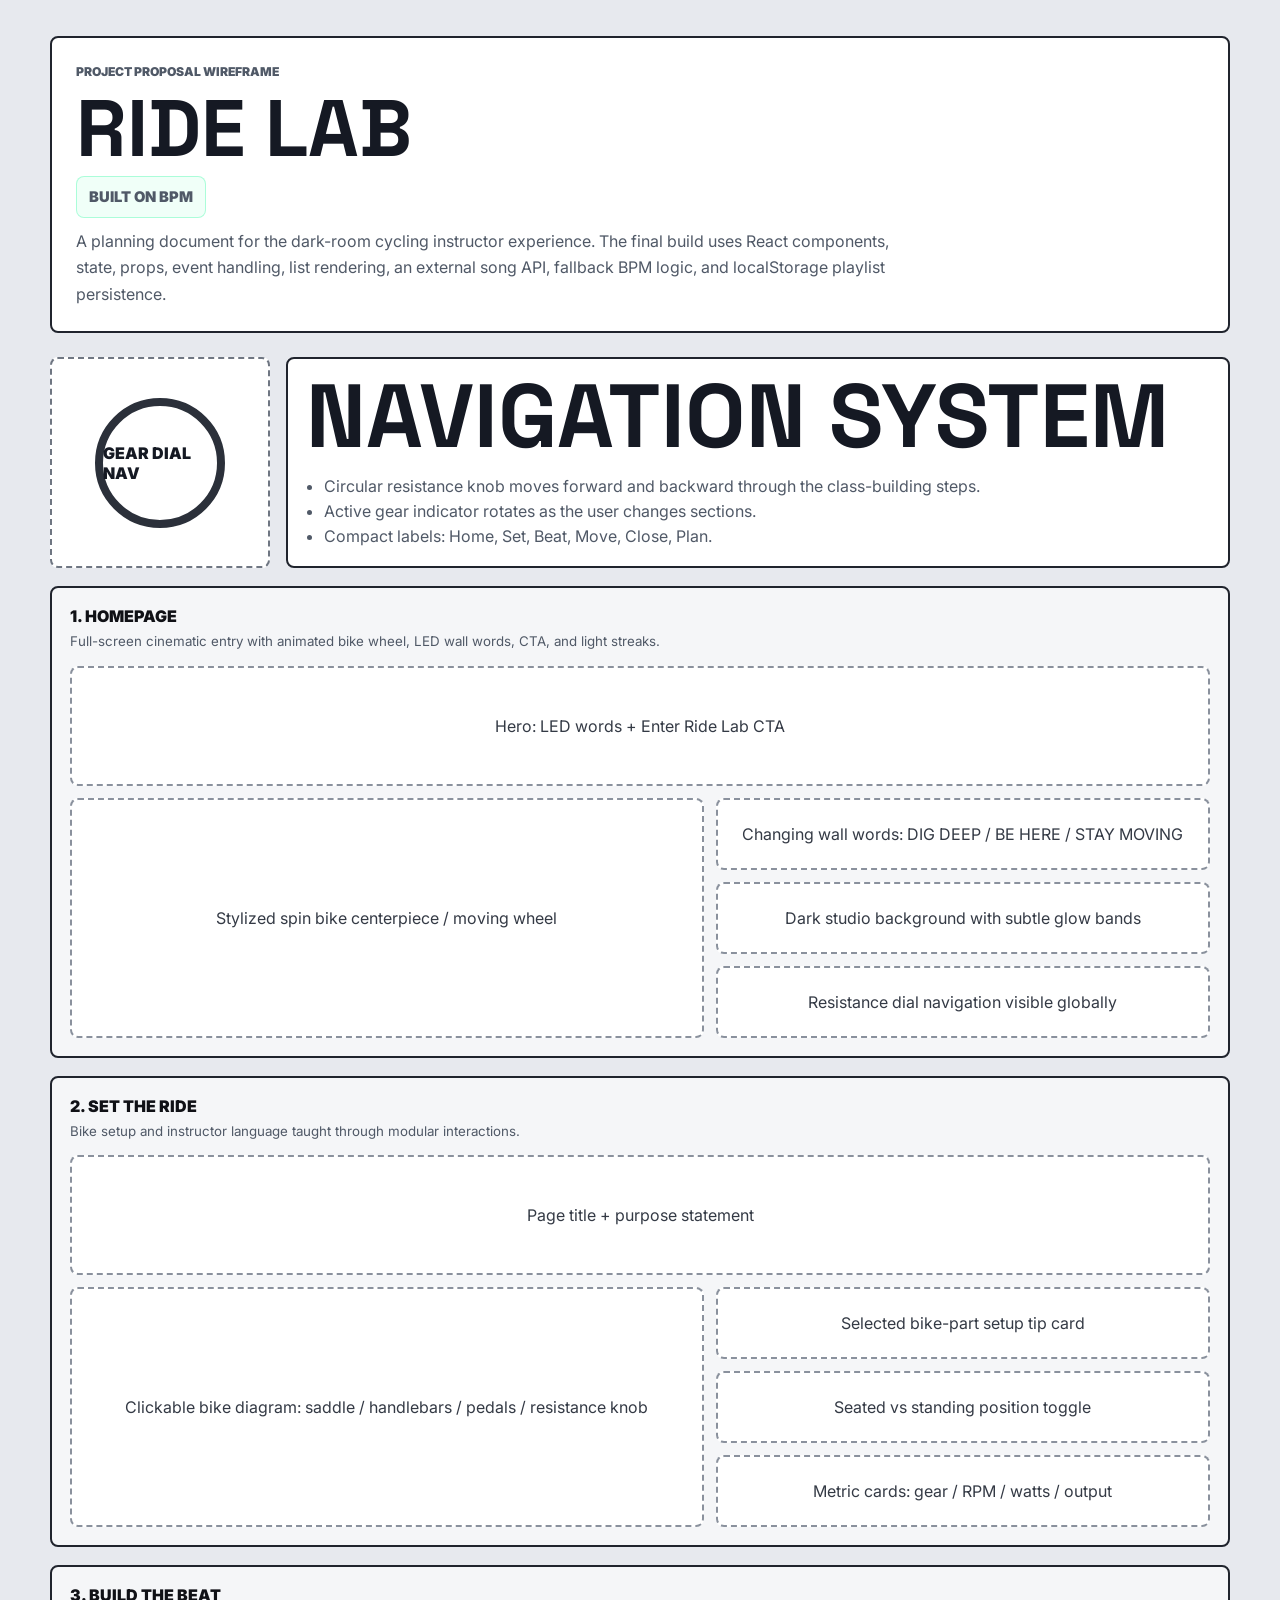
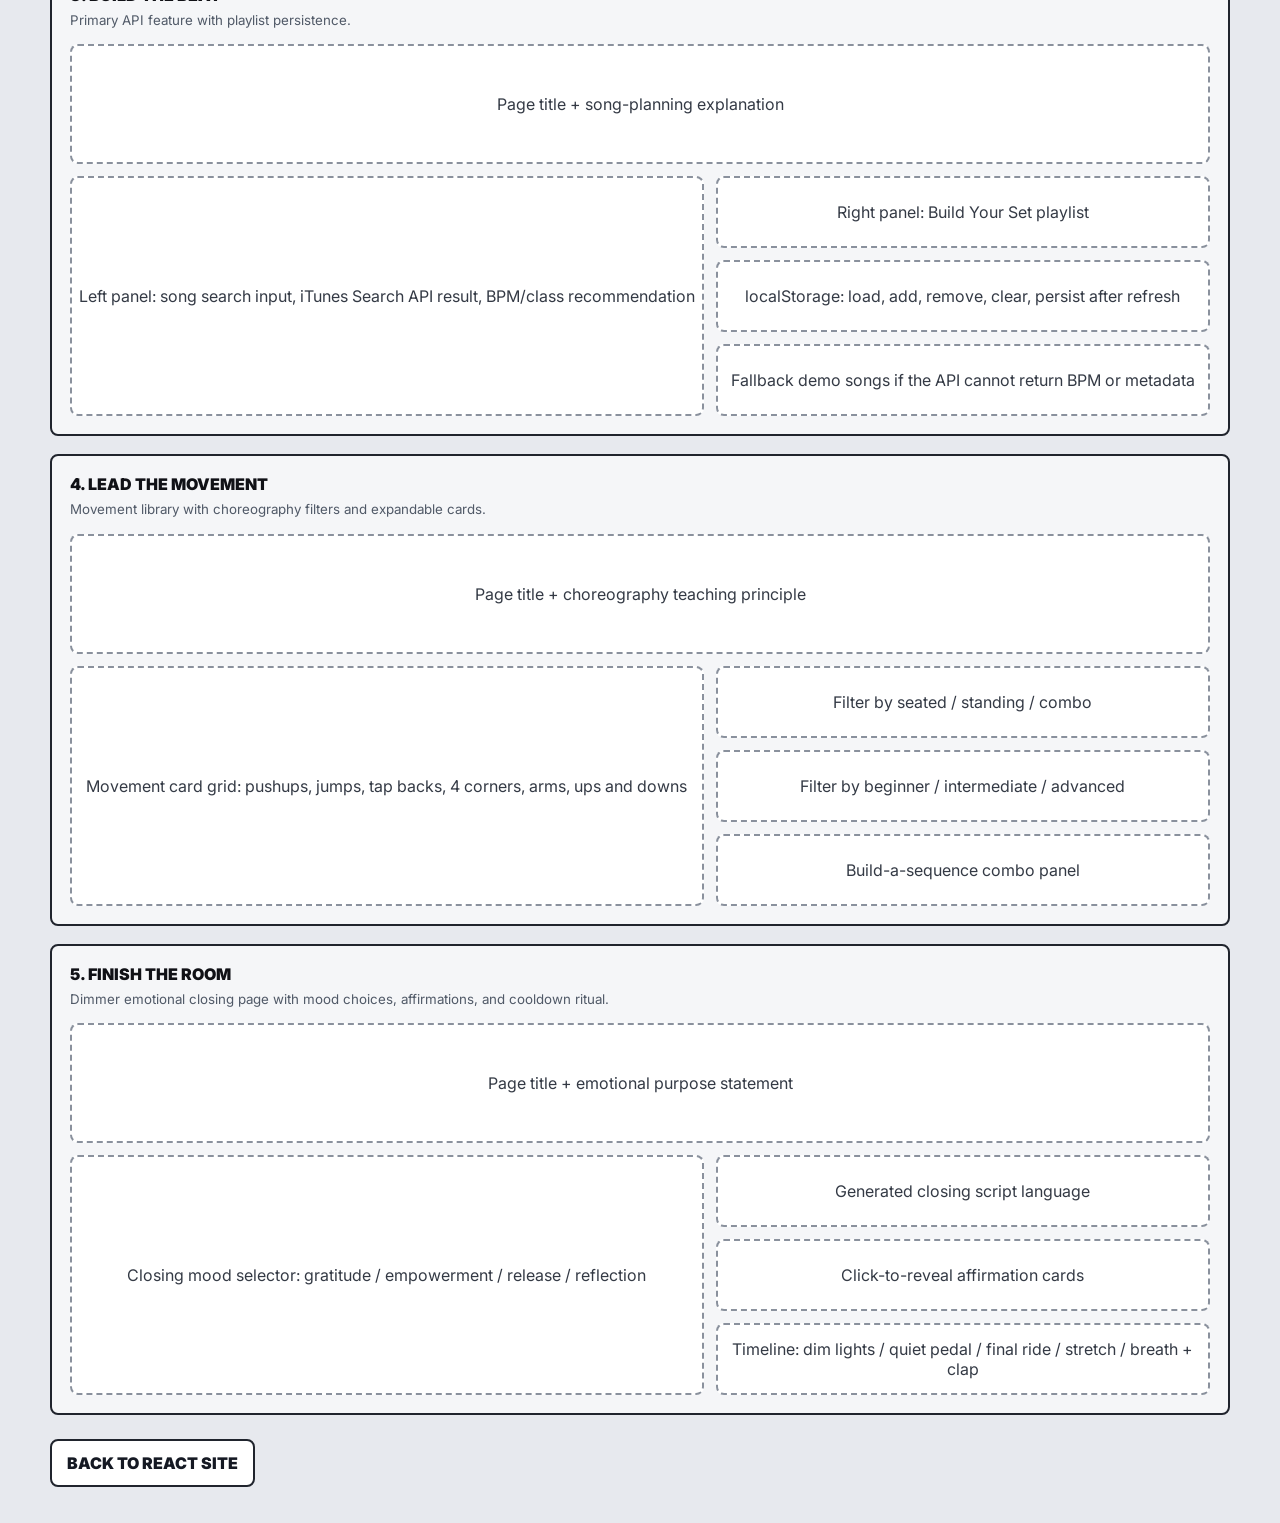
<file: wireframe.html>
<!DOCTYPE html>
<html lang="en">
  <head>
    <meta charset="UTF-8" />
    <meta name="viewport" content="width=device-width, initial-scale=1.0" />
    <title>Ride Lab Wireframe</title>
    <link rel="preconnect" href="https://fonts.googleapis.com" />
    <link rel="preconnect" href="https://fonts.gstatic.com" crossorigin />
    <link
      href="https://fonts.googleapis.com/css2?family=Inter:wght@400;600;800;900&family=Space+Grotesk:wght@700&display=swap"
      rel="stylesheet"
    />
    <link rel="stylesheet" href="./styles.css" />
  </head>
  <body class="wireframe-page">
    <main class="wf-shell">
      <section class="wf-title">
        <p class="eyebrow">Project proposal wireframe</p>
        <h1>Ride Lab</h1>
        <p class="tagline">Built on BPM</p>
        <p>
          A planning document for the dark-room cycling instructor experience. The final build uses
          React components, state, props, event handling, list rendering, an external song API,
          fallback BPM logic, and localStorage playlist persistence.
        </p>
      </section>

      <section class="wf-nav-note">
        <div class="dial-sketch">
          <span>Gear Dial Nav</span>
        </div>
        <article class="annotation">
          <h2>Navigation System</h2>
          <ul>
            <li>Circular resistance knob moves forward and backward through the class-building steps.</li>
            <li>Active gear indicator rotates as the user changes sections.</li>
            <li>Compact labels: Home, Set, Beat, Move, Close, Plan.</li>
          </ul>
        </article>
      </section>

      <section class="wf-grid">
        <article class="wf-frame">
          <header>
            <span>1. Homepage</span>
            <small>Full-screen cinematic entry with animated bike wheel, LED wall words, CTA, and light streaks.</small>
          </header>
          <div class="wf-hero-box">Hero: LED words + Enter Ride Lab CTA</div>
          <div class="wf-row">
            <div class="wf-box tall">Stylized spin bike centerpiece / moving wheel</div>
            <div class="wf-stack">
              <div class="wf-box">Changing wall words: DIG DEEP / BE HERE / STAY MOVING</div>
              <div class="wf-box">Dark studio background with subtle glow bands</div>
              <div class="wf-box">Resistance dial navigation visible globally</div>
            </div>
          </div>
        </article>

        <article class="wf-frame">
          <header>
            <span>2. Set the Ride</span>
            <small>Bike setup and instructor language taught through modular interactions.</small>
          </header>
          <div class="wf-hero-box">Page title + purpose statement</div>
          <div class="wf-row">
            <div class="wf-box tall">Clickable bike diagram: saddle / handlebars / pedals / resistance knob</div>
            <div class="wf-stack">
              <div class="wf-box">Selected bike-part setup tip card</div>
              <div class="wf-box">Seated vs standing position toggle</div>
              <div class="wf-box">Metric cards: gear / RPM / watts / output</div>
            </div>
          </div>
        </article>

        <article class="wf-frame">
          <header>
            <span>3. Build the Beat</span>
            <small>Primary API feature with playlist persistence.</small>
          </header>
          <div class="wf-hero-box">Page title + song-planning explanation</div>
          <div class="wf-row">
            <div class="wf-box tall">Left panel: song search input, iTunes Search API result, BPM/class recommendation</div>
            <div class="wf-stack">
              <div class="wf-box">Right panel: Build Your Set playlist</div>
              <div class="wf-box">localStorage: load, add, remove, clear, persist after refresh</div>
              <div class="wf-box">Fallback demo songs if the API cannot return BPM or metadata</div>
            </div>
          </div>
        </article>

        <article class="wf-frame">
          <header>
            <span>4. Lead the Movement</span>
            <small>Movement library with choreography filters and expandable cards.</small>
          </header>
          <div class="wf-hero-box">Page title + choreography teaching principle</div>
          <div class="wf-row">
            <div class="wf-box tall">Movement card grid: pushups, jumps, tap backs, 4 corners, arms, ups and downs</div>
            <div class="wf-stack">
              <div class="wf-box">Filter by seated / standing / combo</div>
              <div class="wf-box">Filter by beginner / intermediate / advanced</div>
              <div class="wf-box">Build-a-sequence combo panel</div>
            </div>
          </div>
        </article>

        <article class="wf-frame">
          <header>
            <span>5. Finish the Room</span>
            <small>Dimmer emotional closing page with mood choices, affirmations, and cooldown ritual.</small>
          </header>
          <div class="wf-hero-box">Page title + emotional purpose statement</div>
          <div class="wf-row">
            <div class="wf-box tall">Closing mood selector: gratitude / empowerment / release / reflection</div>
            <div class="wf-stack">
              <div class="wf-box">Generated closing script language</div>
              <div class="wf-box">Click-to-reveal affirmation cards</div>
              <div class="wf-box">Timeline: dim lights / quiet pedal / final ride / stretch / breath + clap</div>
            </div>
          </div>
        </article>
      </section>

      <a class="back-link" href="./index.html">Back to React Site</a>
    </main>
  </body>
</html>
</file>
<file: styles.css>
:root {
  --black: #050507;
  --charcoal: #101116;
  --graphite: #171922;
  --line: rgba(255, 255, 255, 0.12);
  --muted: #a7acb8;
  --text: #f6f8ff;
  --blue: #00d4ff;
  --pink: #ff3b7f;
  --violet: #ad57ff;
  --green: #2df8a0;
  --acid: #d7ff38;
  --shadow: 0 24px 80px rgba(0, 0, 0, 0.5);
}

* {
  box-sizing: border-box;
}

html {
  scroll-behavior: smooth;
}

body {
  margin: 0;
  min-height: 100vh;
  background:
    radial-gradient(circle at 18% 12%, rgba(255, 59, 127, 0.13), transparent 24rem),
    radial-gradient(circle at 92% 20%, rgba(0, 212, 255, 0.12), transparent 28rem),
    linear-gradient(180deg, #030305, #0a0b0f 45%, #050507);
  color: var(--text);
  font-family: Inter, system-ui, -apple-system, BlinkMacSystemFont, "Segoe UI", sans-serif;
  letter-spacing: 0;
  overflow-x: hidden;
}

button,
input {
  font: inherit;
  letter-spacing: 0;
}

button {
  cursor: pointer;
}

button:disabled {
  cursor: not-allowed;
  opacity: 0.55;
}

.app-shell {
  position: relative;
  min-height: 100vh;
  isolation: isolate;
}

.atmosphere {
  pointer-events: none;
  position: fixed;
  inset: 0;
  z-index: -1;
  overflow: hidden;
}

.light-band {
  position: absolute;
  width: 120vw;
  height: 1px;
  left: -10vw;
  background: linear-gradient(90deg, transparent, rgba(0, 212, 255, 0.48), rgba(255, 59, 127, 0.28), transparent);
  box-shadow: 0 0 26px rgba(0, 212, 255, 0.32);
  animation: sweep 8s linear infinite;
}

.band-one {
  top: 22%;
}

.band-two {
  top: 72%;
  animation-delay: -4s;
  background: linear-gradient(90deg, transparent, rgba(45, 248, 160, 0.38), rgba(173, 87, 255, 0.25), transparent);
}

.scan-line {
  position: absolute;
  inset: 0;
  background-image: linear-gradient(rgba(255, 255, 255, 0.035) 1px, transparent 1px);
  background-size: 100% 9px;
  opacity: 0.22;
}

@keyframes sweep {
  0% {
    transform: translateX(-12%) rotate(-5deg);
    opacity: 0.2;
  }
  50% {
    opacity: 0.75;
  }
  100% {
    transform: translateX(12%) rotate(-5deg);
    opacity: 0.2;
  }
}

.gear-nav {
  position: fixed;
  top: 18px;
  left: 50%;
  z-index: 30;
  display: grid;
  grid-template-columns: auto auto 1fr;
  align-items: center;
  gap: 16px;
  width: min(1160px, calc(100% - 28px));
  transform: translateX(-50%);
  padding: 10px 12px;
  border: 1px solid var(--line);
  border-radius: 8px;
  background: rgba(5, 5, 7, 0.78);
  box-shadow: 0 18px 60px rgba(0, 0, 0, 0.45);
  backdrop-filter: blur(20px);
  transition: opacity 500ms ease, transform 500ms ease;
}

.gear-nav.is-hidden {
  opacity: 0;
  pointer-events: none;
  transform: translateX(-50%) translateY(-22px);
}

.gear-nav.is-visible {
  opacity: 1;
}

.brand-mark {
  display: grid;
  gap: 3px;
  padding: 8px 12px;
  color: var(--text);
  text-align: left;
  text-transform: uppercase;
  background: transparent;
  border: 0;
}

.brand-mark > span {
  color: var(--green);
  font-size: 0.72rem;
  font-weight: 800;
}

.sr-only {
  position: absolute;
  width: 1px;
  height: 1px;
  padding: 0;
  margin: -1px;
  overflow: hidden;
  clip: rect(0, 0, 0, 0);
  white-space: nowrap;
  border: 0;
}

.brand-logo {
  --logo-word-size: 1rem;
  --logo-mark-size: 1.55rem;
  display: inline-flex;
  align-items: center;
  gap: 0.34rem;
  color: var(--text);
  line-height: 1;
}

.brand-logo.is-large {
  --logo-word-size: clamp(2.35rem, 7vw, 5.5rem);
  --logo-mark-size: clamp(2.8rem, 7.8vw, 6.2rem);
  gap: clamp(0.45rem, 1vw, 0.92rem);
}

.brand-logo-word {
  font-family: "Space Grotesk", Inter, sans-serif;
  font-size: var(--logo-word-size);
  font-weight: 900;
  letter-spacing: 0.08em;
  text-transform: uppercase;
}

.brand-logo-mark {
  width: var(--logo-mark-size);
  height: var(--logo-mark-size);
  overflow: visible;
  flex: 0 0 auto;
  filter: drop-shadow(0 0 16px rgba(0, 212, 255, 0.18));
}

.brand-logo-outer {
  fill: rgba(255, 255, 255, 0.06);
  stroke: rgba(246, 248, 255, 0.9);
  stroke-width: 5;
}

.brand-logo-inner {
  fill: none;
  stroke: rgba(0, 212, 255, 0.42);
  stroke-width: 3;
}

.brand-logo-spoke {
  stroke: rgba(246, 248, 255, 0.3);
  stroke-width: 2.2;
}

.brand-logo-core {
  fill: rgba(246, 248, 255, 0.92);
}

.brand-logo-arc {
  fill: none;
  stroke: rgba(45, 248, 160, 0.72);
  stroke-width: 4.5;
  stroke-linecap: round;
}

.brand-logo-tick {
  fill: var(--acid);
}

.brand-mark .brand-logo-word {
  font-size: 1rem;
  letter-spacing: 0.06em;
}

.brand-mark .brand-logo-mark {
  width: 1.55rem;
  height: 1.55rem;
}

.hero-brand {
  display: grid;
  justify-items: center;
  width: 100%;
}

.hero-brand .brand-logo {
  justify-content: center;
}

.hero-brand .brand-logo-word {
  text-shadow: 0 0 18px rgba(0, 212, 255, 0.14);
}

.gear-dial-wrap {
  display: flex;
  align-items: center;
  gap: 8px;
}

.dial-step {
  width: 30px;
  height: 30px;
  border: 1px solid var(--line);
  border-radius: 8px;
  color: var(--text);
  background: rgba(255, 255, 255, 0.05);
}

.gear-dial {
  position: relative;
  display: grid;
  width: 68px;
  height: 68px;
  place-items: center;
  border: 1px solid rgba(255, 255, 255, 0.18);
  border-radius: 50%;
  color: var(--text);
  background:
    radial-gradient(circle at 50% 45%, #252733, #08090d 68%),
    conic-gradient(from 20deg, rgba(0, 212, 255, 0.6), rgba(255, 59, 127, 0.4), rgba(45, 248, 160, 0.45), rgba(0, 212, 255, 0.6));
  box-shadow: inset 0 0 18px rgba(255, 255, 255, 0.08), 0 0 26px rgba(0, 212, 255, 0.16);
}

.dial-indicator {
  position: absolute;
  inset: 7px;
  border-radius: 50%;
  transition: transform 450ms ease;
}

.dial-indicator::before {
  content: "";
  position: absolute;
  top: -2px;
  left: 50%;
  width: 8px;
  height: 16px;
  transform: translateX(-50%);
  border-radius: 8px;
  background: var(--acid);
  box-shadow: 0 0 16px var(--acid);
}

.dial-core {
  display: grid;
  place-items: center;
  width: 44px;
  height: 44px;
  border-radius: 50%;
  background: #090a0f;
}

.dial-core small {
  color: var(--muted);
  font-size: 0.58rem;
  text-transform: uppercase;
}

.dial-core strong {
  font-size: 0.86rem;
}

.gear-links {
  display: flex;
  justify-content: flex-end;
  gap: 8px;
  overflow-x: auto;
}

.gear-guide {
  display: grid;
  justify-items: end;
  gap: 3px;
  text-align: right;
}

.gear-guide strong {
  color: var(--text);
  font-size: 0.82rem;
  text-transform: uppercase;
}

.gear-guide span {
  color: var(--muted);
  font-size: 0.76rem;
}

.gear-links button {
  flex: 0 0 auto;
  padding: 9px 12px;
  border: 1px solid transparent;
  border-radius: 8px;
  color: var(--muted);
  text-transform: uppercase;
  background: transparent;
}

.gear-links button span {
  display: block;
  color: var(--blue);
  font-size: 0.62rem;
  font-weight: 900;
}

.gear-links button.active {
  border-color: rgba(0, 212, 255, 0.45);
  color: var(--text);
  background: rgba(0, 212, 255, 0.1);
  box-shadow: inset 0 0 18px rgba(0, 212, 255, 0.08);
}

main {
  min-height: 100vh;
}

.section-screen {
  min-height: 100vh;
  padding: 128px max(22px, 6vw) 56px;
}

.hero {
  display: grid;
  grid-template-columns: 1fr;
  align-items: center;
  gap: 48px;
  justify-items: center;
}

.hero-copy {
  max-width: 660px;
  display: grid;
  justify-items: center;
  text-align: center;
  width: 100%;
  gap: 4px;
}

.hero-brand,
.hero-support {
  opacity: 0;
  transform: translateY(18px);
  transition: opacity 600ms ease, transform 600ms ease;
}

.hero-brand.is-visible,
.hero-support.is-visible {
  opacity: 1;
  transform: translateY(0);
}

.home-gear-intro {
  display: grid;
  grid-template-columns: auto auto;
  align-items: center;
  justify-content: center;
  gap: 32px;
  margin-top: 12px;
}

.home-gear-copy {
  display: grid;
  gap: 10px;
  align-content: center;
  justify-items: center;
  text-align: center;
}

.home-gear-copy span {
  color: var(--green);
  font-size: 1.2rem;
  font-weight: 900;
  text-transform: uppercase;
}

.home-gear-copy p {
  margin: 0;
  max-width: 420px;
  color: var(--text);
  font-size: clamp(1.45rem, 2.4vw, 2.2rem);
  line-height: 1.3;
}

.home-gear-control {
  position: relative;
  display: grid;
  width: 340px;
  height: 340px;
  place-items: center;
  border: 0;
  border-radius: 50%;
  color: var(--text);
  user-select: none;
  touch-action: none;
  background:
    radial-gradient(circle at 50% 45%, #2a2d39, #090a0f 68%),
    conic-gradient(from 20deg, rgba(0, 212, 255, 0.7), rgba(255, 59, 127, 0.5), rgba(45, 248, 160, 0.55), rgba(0, 212, 255, 0.7));
  box-shadow: inset 0 0 30px rgba(255, 255, 255, 0.09), 0 0 38px rgba(0, 212, 255, 0.16);
  transition: transform 240ms ease, box-shadow 240ms ease, opacity 240ms ease;
  cursor: grab;
}

.home-gear-arc {
  position: absolute;
  inset: 10px;
  border-radius: 50%;
  opacity: 0.75;
}

.home-gear-arc::before {
  content: "";
  position: absolute;
  inset: 14px;
  border-radius: 50%;
  border: 4px solid transparent;
  border-top-color: rgba(0, 212, 255, 0.28);
  border-right-color: rgba(0, 212, 255, 0.55);
  border-bottom-color: rgba(0, 212, 255, 0.18);
  transform: rotate(8deg);
  box-shadow: 0 0 20px rgba(0, 212, 255, 0.1);
}

.home-gear-arc::after {
  content: "";
  position: absolute;
  top: 58px;
  right: 34px;
  width: 0;
  height: 0;
  border-top: 10px solid transparent;
  border-bottom: 10px solid transparent;
  border-left: 16px solid rgba(0, 212, 255, 0.58);
  transform: rotate(26deg);
  filter: drop-shadow(0 0 10px rgba(0, 212, 255, 0.18));
}

.home-gear-motion {
  position: absolute;
  top: 6px;
  left: 50%;
  width: 96px;
  height: 44px;
  transform-origin: 50% 92%;
  transition: transform 180ms ease;
  opacity: 0.8;
}

.home-gear-motion svg {
  width: 100%;
  height: 100%;
  overflow: visible;
  filter: drop-shadow(0 0 12px rgba(0, 212, 255, 0.14));
}

.home-gear-motion .motion-curve {
  fill: none;
  stroke: rgba(246, 248, 255, 0.82);
  stroke-width: 5;
  stroke-linecap: round;
}

.home-gear-motion .motion-head-fill {
  fill: rgba(246, 248, 255, 0.98);
}

.home-gear-motion .motion-head-stroke {
  fill: none;
  stroke: rgba(5, 5, 7, 0.08);
  stroke-width: 1;
  stroke-linecap: round;
  stroke-linejoin: round;
}

.home-gear-control:hover:not(:disabled) {
  transform: scale(1.02);
  box-shadow: inset 0 0 30px rgba(255, 255, 255, 0.12), 0 0 48px rgba(0, 212, 255, 0.24);
}

.home-gear-control:active:not(:disabled) {
  cursor: grabbing;
}

.home-gear-control:disabled {
  opacity: 0.9;
  cursor: default;
}

.home-gear-ring {
  position: absolute;
  inset: 18px;
  border-radius: 50%;
  transition: transform 180ms ease;
}

.home-gear-ring::before {
  content: "";
  position: absolute;
  top: -4px;
  left: 50%;
  width: 20px;
  height: 42px;
  transform: translateX(-50%);
  border-radius: 999px;
  background: var(--acid);
  box-shadow: 0 0 16px var(--acid);
  animation: gearPulse 1.5s ease-in-out infinite;
}

.home-gear-core {
  display: grid;
  place-items: center;
  width: 214px;
  height: 214px;
  border-radius: 50%;
  background: #090a0f;
}

.home-gear-core small {
  color: var(--muted);
  font-size: 1rem;
  text-transform: uppercase;
}

.home-gear-core strong {
  font-family: "Space Grotesk", Inter, sans-serif;
  font-size: 2.5rem;
  text-transform: uppercase;
}

@keyframes gearPulse {
  0%,
  100% {
    transform: translateX(-50%) scaleY(1);
    box-shadow: 0 0 16px var(--acid), 0 0 0 rgba(215, 255, 56, 0);
  }
  50% {
    transform: translateX(-50%) scale(1.08);
    box-shadow: 0 0 24px var(--acid), 0 0 22px rgba(215, 255, 56, 0.42);
  }
}

.eyebrow {
  margin: 0 0 12px;
  color: var(--green);
  font-size: 0.76rem;
  font-weight: 900;
  text-transform: uppercase;
}

h1,
h2,
h3,
p {
  margin-top: 0;
}

h1,
h2 {
  font-family: "Space Grotesk", Inter, sans-serif;
  text-transform: uppercase;
}

h1 {
  margin-bottom: 6px;
  font-size: clamp(2.6rem, 8vw, 5.8rem);
  line-height: 0.86;
}

.tagline {
  width: fit-content;
  margin: 0 0 10px;
  padding: 8px 12px;
  border: 1px solid rgba(45, 248, 160, 0.35);
  border-radius: 8px;
  color: var(--green);
  font-size: 0.92rem;
  font-weight: 900;
  text-transform: uppercase;
  background: rgba(45, 248, 160, 0.07);
}

h2 {
  margin-bottom: 18px;
  font-size: clamp(2.5rem, 7vw, 6.6rem);
  line-height: 0.88;
}

h3 {
  font-size: clamp(1.35rem, 3vw, 2rem);
  line-height: 1.05;
}

p {
  color: var(--muted);
  line-height: 1.65;
}

.word-wall {
  display: flex;
  align-items: center;
  justify-content: center;
  gap: 0.24em;
  width: 100%;
  min-width: 0;
  margin-bottom: 2px;
  padding: 0;
  border: 0;
  border-radius: 0;
  background: transparent;
  justify-content: center;
  text-align: center;
}

.power-word {
  display: block;
  width: max-content;
  color: var(--text);
  font-family: "Space Grotesk", Inter, sans-serif;
  font-size: clamp(2.8rem, 9vw, 8.4rem);
  font-weight: 900;
  line-height: 0.82;
  white-space: nowrap;
  text-transform: uppercase;
  text-shadow: 0 0 16px var(--blue), 0 0 34px var(--pink);
  opacity: 0;
  filter: blur(12px);
  transform: translateY(34px) scale(0.92);
  animation:
    powerIntro 900ms cubic-bezier(0.2, 0.8, 0.2, 1) forwards,
    neonTone 6s ease-in-out infinite 1s;
}

.power-word-first {
  animation-delay: 0ms, 1s;
}

.power-word-second {
  animation-delay: 220ms, 1.22s;
}

@keyframes powerIntro {
  0% {
    opacity: 0;
    filter: blur(12px);
    transform: translateY(34px) scale(0.92);
    letter-spacing: 0.12em;
  }
  55% {
    opacity: 1;
    filter: blur(2px);
    transform: translateY(-4px) scale(1.02);
    letter-spacing: 0.04em;
  }
  100% {
    opacity: 1;
    filter: blur(0);
    transform: translateY(0) scale(1);
    letter-spacing: 0;
  }
}

@keyframes neonTone {
  0%,
  100% {
    color: #f9fbff;
    text-shadow: 0 0 16px var(--blue), 0 0 32px rgba(0, 212, 255, 0.4);
  }
  33% {
    color: #fff3fb;
    text-shadow: 0 0 14px var(--pink), 0 0 34px rgba(255, 59, 127, 0.5);
  }
  66% {
    color: #f7ffe8;
    text-shadow: 0 0 14px var(--green), 0 0 34px rgba(45, 248, 160, 0.4);
  }
}

.primary-cta,
.secondary-cta {
  border: 1px solid rgba(255, 255, 255, 0.16);
  border-radius: 8px;
  color: var(--black);
  font-weight: 900;
  text-transform: uppercase;
  background: linear-gradient(90deg, var(--green), var(--blue));
  box-shadow: 0 0 28px rgba(0, 212, 255, 0.22);
}

.primary-cta {
  margin-top: 10px;
  padding: 15px 20px;
}

.secondary-cta {
  padding: 12px 15px;
}

.hero-stage {
  position: relative;
  width: min(980px, 100%);
  min-height: 580px;
  overflow: hidden;
  border: 1px solid var(--line);
  border-radius: 8px;
  background:
    linear-gradient(180deg, rgba(255, 255, 255, 0.05), transparent 22%),
    radial-gradient(circle at 64% 58%, rgba(255, 255, 255, 0.1), transparent 18rem),
    radial-gradient(circle at 82% 18%, rgba(0, 212, 255, 0.08), transparent 16rem),
    linear-gradient(180deg, #11141b, #07080c 62%, #050507);
  box-shadow: var(--shadow);
  opacity: 0;
  transform: translateY(22px) scale(0.985);
  transition: opacity 800ms ease, transform 800ms ease;
}

.hero-stage.is-visible {
  opacity: 1;
  transform: translateY(0) scale(1);
}

.hero-stage::before {
  content: "";
  position: absolute;
  inset: 0;
  background:
    linear-gradient(90deg, rgba(255, 255, 255, 0.04) 1px, transparent 1px),
    linear-gradient(rgba(255, 255, 255, 0.025) 1px, transparent 1px);
  background-size: 64px 64px;
  mask-image: linear-gradient(to bottom, rgba(0, 0, 0, 0.9), transparent 75%);
}

.led-wall {
  position: absolute;
  top: 54px;
  left: 48px;
  right: 48px;
  display: grid;
  grid-template-columns: repeat(2, minmax(0, 1fr));
  gap: 14px;
  color: rgba(255, 255, 255, 0.08);
  font-family: "Space Grotesk", Inter, sans-serif;
  font-size: clamp(1.8rem, 5vw, 4.5rem);
  font-weight: 900;
  line-height: 0.9;
  text-transform: uppercase;
  opacity: 0;
  transition: opacity 900ms ease 120ms;
  filter: blur(0.2px);
}

.led-wall.is-visible {
  opacity: 1;
}

.led-wall span:nth-child(1) {
  color: rgba(0, 212, 255, 0.18);
}

.led-wall span:nth-child(2) {
  color: rgba(255, 255, 255, 0.12);
}

.led-wall span:nth-child(3) {
  color: rgba(45, 248, 160, 0.14);
}

.led-wall span:nth-child(4) {
  color: rgba(255, 255, 255, 0.1);
}

.bike-silhouette {
  position: absolute;
  right: -18px;
  bottom: 26px;
  width: min(820px, 108%);
  overflow: visible;
  filter:
    drop-shadow(0 28px 32px rgba(0, 0, 0, 0.42))
    drop-shadow(0 0 18px rgba(0, 212, 255, 0.08));
}

.bike-silhouette line,
.bike-silhouette path,
.bike-silhouette rect,
.bike-silhouette circle {
  stroke-linecap: round;
  stroke-linejoin: round;
}

.bike-silhouette .bike-shadow {
  fill: rgba(0, 0, 0, 0.34);
}

.bike-silhouette .stabilizer {
  fill: rgba(255, 255, 255, 0.06);
  stroke: rgba(246, 248, 255, 0.18);
  stroke-width: 2;
}

.bike-silhouette .transport-wheel {
  fill: rgba(8, 10, 14, 0.9);
  stroke: rgba(246, 248, 255, 0.18);
  stroke-width: 3;
}

.bike-silhouette .front-fork,
.bike-silhouette .main-beam,
.bike-silhouette .seat-tube,
.bike-silhouette .rear-stay,
.bike-silhouette .rear-leg {
  fill: rgba(12, 16, 22, 0.82);
  stroke: rgba(246, 248, 255, 0.22);
  stroke-width: 3;
}

.bike-silhouette .body-inset {
  fill: rgba(0, 212, 255, 0.12);
  stroke: rgba(246, 248, 255, 0.12);
  stroke-width: 1.5;
}

.bike-silhouette .handlebar-post,
.bike-silhouette .console-arm,
.bike-silhouette .seat-post {
  fill: rgba(16, 21, 28, 0.84);
  stroke: rgba(246, 248, 255, 0.2);
  stroke-width: 2.5;
}

.bike-silhouette .bike-console {
  fill: rgba(8, 11, 16, 0.92);
  stroke: rgba(0, 212, 255, 0.35);
  stroke-width: 2;
  box-shadow: 0 0 12px rgba(0, 212, 255, 0.18);
}

.bike-silhouette .handlebars {
  fill: none;
  stroke: rgba(246, 248, 255, 0.86);
  stroke-width: 8;
  filter: drop-shadow(0 0 8px rgba(0, 212, 255, 0.14));
}

.bike-silhouette .saddle {
  fill: rgba(15, 20, 27, 0.94);
  stroke: rgba(246, 248, 255, 0.24);
  stroke-width: 2.5;
}

.bike-silhouette .front-shroud {
  fill: rgba(10, 13, 18, 0.9);
  stroke: rgba(246, 248, 255, 0.22);
  stroke-width: 3;
}

.bike-silhouette .chain-guard {
  fill: rgba(14, 19, 26, 0.88);
  stroke: rgba(246, 248, 255, 0.18);
  stroke-width: 3;
}

.bike-silhouette .flywheel.outer {
  fill: rgba(8, 11, 16, 0.82);
  stroke: rgba(246, 248, 255, 0.24);
  stroke-width: 4;
}

.bike-silhouette .flywheel.inner {
  fill: none;
  stroke: rgba(0, 212, 255, 0.34);
  stroke-width: 3;
  filter: drop-shadow(0 0 10px rgba(0, 212, 255, 0.16));
}

.bike-silhouette .flywheel.core {
  fill: rgba(246, 248, 255, 0.72);
}

.bike-silhouette .crank.outer {
  fill: rgba(10, 13, 18, 0.92);
  stroke: rgba(246, 248, 255, 0.2);
  stroke-width: 3;
}

.bike-silhouette .crank.inner {
  fill: rgba(246, 248, 255, 0.6);
}

.bike-silhouette .crank-arm {
  stroke: rgba(246, 248, 255, 0.5);
  stroke-width: 5;
}

.bike-silhouette .pedal-arm {
  stroke: rgba(246, 248, 255, 0.54);
  stroke-width: 4;
}

.bike-silhouette .pedal-platform {
  fill: rgba(10, 13, 18, 0.92);
  stroke: rgba(246, 248, 255, 0.24);
  stroke-width: 2;
}

.bike-silhouette .accent-bottle {
  fill: rgba(45, 248, 160, 0.72);
  filter: drop-shadow(0 0 8px rgba(45, 248, 160, 0.24));
}

.bike-silhouette .accent-stripe {
  fill: rgba(255, 59, 127, 0.78);
}

.bike-silhouette .accent-knob {
  fill: var(--acid);
  filter: drop-shadow(0 0 8px rgba(215, 255, 56, 0.3));
}

.studio-floor {
  position: absolute;
  right: -10%;
  bottom: -68px;
  left: -10%;
  height: 180px;
  transform: perspective(360px) rotateX(62deg);
  background:
    linear-gradient(90deg, transparent, rgba(255, 255, 255, 0.12), transparent),
    repeating-linear-gradient(90deg, transparent 0 66px, rgba(255, 255, 255, 0.05) 67px 68px),
    linear-gradient(180deg, rgba(255, 255, 255, 0.08), rgba(255, 255, 255, 0));
}

.content-page {
  width: min(1180px, calc(100% - 36px));
  margin: 0 auto;
  padding: 134px 0 80px;
}

.section-header {
  max-width: 860px;
  margin-bottom: 42px;
}

.section-header p:not(.eyebrow) {
  max-width: 780px;
  font-size: 1.05rem;
}

.bike-lab,
.split-band,
.beat-layout,
.movement-layout,
.finish-layout {
  display: grid;
  gap: 22px;
}

.bike-lab {
  grid-template-columns: minmax(0, 1.35fr) minmax(280px, 0.65fr);
  align-items: stretch;
}

.bike-diagram,
.part-panel,
.form-panel,
.posture-demo,
.song-search-panel,
.playlist-panel,
.combo-builder,
.closing-script,
.mood-selector {
  border: 1px solid var(--line);
  border-radius: 8px;
  background: rgba(255, 255, 255, 0.045);
  box-shadow: var(--shadow);
}

.bike-diagram {
  min-height: 450px;
  padding: 22px;
  background:
    radial-gradient(circle at 50% 45%, rgba(0, 212, 255, 0.12), transparent 22rem),
    rgba(255, 255, 255, 0.035);
}

.bike-diagram svg {
  width: 100%;
  height: 100%;
  min-height: 400px;
}

.diagram-bike circle,
.diagram-bike path {
  fill: none;
  stroke: rgba(255, 255, 255, 0.38);
  stroke-width: 11;
  stroke-linecap: round;
  stroke-linejoin: round;
}

.hotspot {
  fill: rgba(0, 212, 255, 0.18);
  stroke: var(--blue);
  stroke-width: 4;
  transition: 220ms ease;
  cursor: pointer;
}

.hotspot:hover,
.hotspot.active {
  fill: rgba(255, 59, 127, 0.35);
  stroke: var(--pink);
  filter: drop-shadow(0 0 12px rgba(255, 59, 127, 0.8));
}

.bike-diagram text {
  fill: var(--text);
  font-size: 22px;
  font-weight: 800;
  text-anchor: middle;
  text-transform: uppercase;
}

.part-panel,
.form-panel {
  padding: 28px;
}

.setup-steps {
  display: grid;
  gap: 10px;
  margin-top: 24px;
}

.setup-steps span {
  padding: 12px 14px;
  border-left: 3px solid var(--green);
  color: var(--text);
  background: rgba(255, 255, 255, 0.05);
}

.split-band {
  grid-template-columns: minmax(0, 0.8fr) minmax(300px, 1.2fr);
  margin-top: 24px;
}

.position-toggle,
.filter-group {
  display: flex;
  flex-wrap: wrap;
  gap: 10px;
  margin-top: 20px;
}

.position-toggle button,
.filter-group button,
.seed-row button {
  padding: 10px 13px;
  border: 1px solid var(--line);
  border-radius: 8px;
  color: var(--text);
  text-transform: uppercase;
  background: rgba(255, 255, 255, 0.04);
}

.position-toggle button.active,
.filter-group button.active {
  border-color: var(--green);
  color: var(--black);
  background: var(--green);
}

.posture-demo {
  position: relative;
  min-height: 0;
  overflow: hidden;
  padding: 10px;
  background:
    radial-gradient(circle at 48% 48%, rgba(255, 59, 127, 0.14), transparent 16rem),
    linear-gradient(180deg, rgba(255, 255, 255, 0.04), rgba(255, 255, 255, 0.02));
}

.posture-photo {
  position: relative;
  z-index: 1;
  display: block;
  width: 100%;
  height: auto;
  filter: contrast(1.04) saturate(0.92);
  transform: none;
  transition: 420ms ease;
}

.posture-demo::after {
  content: "";
  position: absolute;
  inset: 10px;
  background:
    linear-gradient(180deg, rgba(5, 5, 7, 0.04), rgba(5, 5, 7, 0.12)),
    radial-gradient(circle at 50% 50%, transparent 52%, rgba(5, 5, 7, 0.12) 100%);
  pointer-events: none;
}

.posture-demo.seated .posture-photo {
  object-position: center;
}

.posture-demo.standing .posture-photo {
  object-position: center;
}

@media (max-width: 720px) {
  .posture-demo {
    padding: 8px;
  }

  .posture-photo {
    width: 100%;
  }

  .posture-demo::after {
    inset: 8px;
  }
}

.metric-grid {
  display: grid;
  grid-template-columns: repeat(4, minmax(0, 1fr));
  gap: 16px;
  margin-top: 24px;
}

.metric-card,
.movement-card,
.affirmation-grid button {
  border: 1px solid var(--line);
  border-radius: 8px;
  background: rgba(255, 255, 255, 0.045);
}

.metric-card {
  min-height: 220px;
  padding: 22px;
  overflow: hidden;
  position: relative;
}

.metric-card::before {
  content: "";
  position: absolute;
  top: -45px;
  right: -42px;
  width: 116px;
  height: 116px;
  border: 1px solid rgba(0, 212, 255, 0.45);
  border-radius: 50%;
  box-shadow: inset 0 0 30px rgba(0, 212, 255, 0.12);
}

.metric-card span {
  color: var(--green);
  font-size: 0.82rem;
  font-weight: 900;
  text-transform: uppercase;
}

.metric-card strong {
  display: block;
  margin: 18px 0 10px;
  font-family: "Space Grotesk", Inter, sans-serif;
  font-size: clamp(1.35rem, 3vw, 2.4rem);
  text-transform: uppercase;
}

.language-strip {
  margin-top: 24px;
  display: grid;
  grid-template-columns: auto minmax(0, 1fr);
  align-items: center;
  gap: 18px;
  padding: 20px 22px;
  border: 1px solid var(--line);
  border-radius: 8px;
  background: linear-gradient(90deg, rgba(0, 212, 255, 0.08), rgba(255, 59, 127, 0.08));
}

.language-strip .eyebrow {
  margin: 0;
  white-space: nowrap;
}

.language-interactive {
  display: grid;
  grid-template-columns: minmax(0, auto) minmax(240px, 1fr);
  align-items: center;
  gap: 14px;
  min-width: 0;
}

.language-rail {
  display: flex;
  flex-wrap: nowrap;
  gap: 8px;
  min-width: 0;
  overflow-x: auto;
  padding-bottom: 2px;
  scrollbar-width: none;
}

.language-rail::-webkit-scrollbar {
  display: none;
}

.language-rail button {
  flex: 0 0 auto;
  min-height: 36px;
  padding: 8px 12px;
  border: 1px solid var(--line);
  border-radius: 999px;
  color: var(--text);
  white-space: nowrap;
  background: rgba(0, 0, 0, 0.25);
  transition: 220ms ease;
}

.language-rail button:hover,
.language-rail button.active {
  border-color: rgba(0, 212, 255, 0.5);
  background: rgba(0, 212, 255, 0.14);
  box-shadow: 0 0 20px rgba(0, 212, 255, 0.12);
}

.language-detail {
  margin: 0;
  min-width: 0;
  padding: 8px 14px;
  border-left: 2px solid rgba(45, 248, 160, 0.46);
  color: rgba(246, 248, 255, 0.9);
  font-size: 0.95rem;
  line-height: 1.45;
}

.language-strip span,
.song-stats span,
.ending-songs span,
.ritual-timeline span {
  display: inline-flex;
  align-items: center;
  min-height: 36px;
  padding: 8px 12px;
  border: 1px solid var(--line);
  border-radius: 999px;
  color: var(--text);
  background: rgba(0, 0, 0, 0.25);
}

.beat-layout {
  grid-template-columns: minmax(0, 1fr) minmax(320px, 0.78fr);
  align-items: start;
}

.song-search-panel,
.playlist-panel,
.combo-builder,
.mood-selector,
.closing-script {
  padding: 26px;
}

.song-search-form label {
  display: block;
  margin-bottom: 12px;
  color: var(--text);
  font-weight: 800;
  text-transform: uppercase;
}

.song-search-form div {
  display: grid;
  grid-template-columns: 1fr auto;
  gap: 10px;
}

.song-search-form input {
  min-width: 0;
  padding: 15px 14px;
  border: 1px solid var(--line);
  border-radius: 8px;
  color: var(--text);
  background: rgba(0, 0, 0, 0.38);
  outline: 0;
}

.song-search-form input:focus {
  border-color: var(--blue);
  box-shadow: 0 0 0 3px rgba(0, 212, 255, 0.12);
}

.song-search-form button,
.panel-heading button,
.playlist-item button,
.movement-detail button,
.combo-builder button,
.mood-selector button {
  padding: 12px 14px;
  border: 1px solid var(--line);
  border-radius: 8px;
  color: var(--text);
  background: rgba(255, 255, 255, 0.06);
}

.soft-alert {
  margin: 14px 0 0;
  color: var(--acid);
}

.song-result-card {
  display: grid;
  grid-template-columns: 190px 1fr;
  gap: 22px;
  margin-top: 24px;
  padding: 18px;
  border: 1px solid rgba(0, 212, 255, 0.22);
  border-radius: 8px;
  background: rgba(0, 0, 0, 0.24);
}

.song-result-card img {
  width: 100%;
  aspect-ratio: 1;
  object-fit: cover;
  border-radius: 8px;
  border: 1px solid var(--line);
  box-shadow: 0 0 26px rgba(0, 212, 255, 0.16);
}

.song-stats {
  display: flex;
  flex-wrap: wrap;
  gap: 8px;
  margin: 16px 0;
}

.seed-row {
  display: flex;
  flex-wrap: wrap;
  gap: 10px;
  margin-top: 20px;
}

.panel-heading {
  display: flex;
  align-items: start;
  justify-content: space-between;
  gap: 16px;
}

.playlist-meter {
  height: 8px;
  overflow: hidden;
  margin: 10px 0 12px;
  border-radius: 999px;
  background: rgba(255, 255, 255, 0.09);
}

.playlist-meter span {
  display: block;
  height: 100%;
  border-radius: inherit;
  background: linear-gradient(90deg, var(--pink), var(--green));
  transition: width 300ms ease;
}

.playlist-summary {
  min-height: 52px;
}

.playlist-list {
  display: grid;
  gap: 12px;
}

.playlist-item {
  display: grid;
  grid-template-columns: 58px 1fr auto;
  gap: 12px;
  align-items: center;
  padding: 12px;
  border: 1px solid var(--line);
  border-radius: 8px;
  background: rgba(255, 255, 255, 0.04);
}

.playlist-item img {
  width: 58px;
  height: 58px;
  object-fit: cover;
  border-radius: 8px;
}

.playlist-item strong,
.playlist-item span,
.playlist-item small {
  display: block;
}

.playlist-item span,
.playlist-item small {
  color: var(--muted);
}

.movement-controls {
  display: flex;
  flex-wrap: wrap;
  gap: 16px;
  margin-bottom: 22px;
}

.filter-group {
  align-items: center;
  margin-top: 0;
  padding: 12px;
  border: 1px solid var(--line);
  border-radius: 8px;
  background: rgba(255, 255, 255, 0.035);
}

.filter-group span {
  color: var(--green);
  font-weight: 900;
  text-transform: uppercase;
}

.movement-layout {
  grid-template-columns: minmax(0, 1fr) 320px;
  align-items: start;
}

.movement-grid {
  display: grid;
  grid-template-columns: repeat(2, minmax(0, 1fr));
  gap: 16px;
}

.movement-card {
  overflow: hidden;
}

.movement-main {
  position: relative;
  display: grid;
  gap: 12px;
  width: 100%;
  min-height: 250px;
  padding: 22px;
  border: 0;
  color: var(--text);
  text-align: left;
  background: transparent;
}

.move-position {
  width: fit-content;
  padding: 7px 10px;
  border-radius: 999px;
  color: var(--black);
  font-size: 0.74rem;
  font-weight: 900;
  text-transform: uppercase;
  background: var(--green);
}

.move-position.standing {
  background: var(--blue);
}

.move-position.combo {
  background: var(--pink);
}

.motion-lines {
  position: absolute;
  right: 18px;
  top: 18px;
  display: grid;
  gap: 9px;
}

.motion-lines span {
  display: block;
  width: 88px;
  height: 2px;
  background: linear-gradient(90deg, transparent, var(--blue));
  animation: lineTravel 1.8s ease-in-out infinite;
}

.motion-lines span:nth-child(2) {
  width: 62px;
  animation-delay: -0.4s;
}

.motion-lines span:nth-child(3) {
  width: 104px;
  animation-delay: -0.8s;
}

@keyframes lineTravel {
  0%,
  100% {
    transform: translateX(0);
    opacity: 0.28;
  }
  50% {
    transform: translateX(-20px);
    opacity: 0.95;
  }
}

.movement-main small {
  color: var(--acid);
  text-transform: uppercase;
}

.movement-detail {
  display: grid;
  gap: 10px;
  padding: 0 22px 22px;
}

.movement-detail p {
  margin-bottom: 0;
}

.combo-builder {
  position: sticky;
  top: 124px;
}

.combo-track {
  display: grid;
  gap: 10px;
  min-height: 260px;
  margin: 20px 0;
}

.combo-track button {
  display: flex;
  align-items: center;
  gap: 10px;
  text-align: left;
}

.combo-track span {
  display: grid;
  width: 30px;
  height: 30px;
  place-items: center;
  border-radius: 50%;
  color: var(--black);
  background: var(--acid);
}

.finish-page {
  max-width: 1080px;
}

.page-finish {
  background:
    radial-gradient(circle at 50% 10%, rgba(215, 255, 56, 0.08), transparent 24rem),
    linear-gradient(180deg, #020203, #060607 70%);
}

.finish-layout {
  grid-template-columns: 340px minmax(0, 1fr);
  align-items: stretch;
}

.mood-selector {
  display: grid;
  gap: 12px;
}

.mood-selector button {
  display: grid;
  gap: 8px;
  text-align: left;
}

.mood-selector button.active {
  border-color: rgba(215, 255, 56, 0.7);
  background: rgba(215, 255, 56, 0.12);
}

.mood-selector button strong {
  color: var(--text);
  text-transform: uppercase;
}

.mood-selector button span {
  color: var(--muted);
  font-size: 0.88rem;
}

.closing-script {
  display: grid;
  align-content: center;
  min-height: 420px;
  background:
    radial-gradient(circle at 70% 35%, rgba(215, 255, 56, 0.11), transparent 18rem),
    rgba(255, 255, 255, 0.035);
}

.closing-script h3 {
  max-width: 760px;
  font-size: clamp(2rem, 5vw, 4rem);
  line-height: 1;
}

.ending-songs {
  display: flex;
  flex-wrap: wrap;
  gap: 10px;
  margin-top: 18px;
}

.affirmation-grid {
  display: grid;
  grid-template-columns: repeat(4, minmax(0, 1fr));
  gap: 16px;
  margin-top: 24px;
}

.affirmation-grid button {
  display: grid;
  min-height: 180px;
  place-items: center;
  padding: 20px;
  color: var(--text);
  text-align: center;
  background:
    linear-gradient(180deg, rgba(255, 255, 255, 0.035), rgba(0, 0, 0, 0.24)),
    rgba(255, 255, 255, 0.04);
  transition: 250ms ease;
}

.affirmation-grid button.revealed {
  border-color: rgba(215, 255, 56, 0.6);
  box-shadow: 0 0 34px rgba(215, 255, 56, 0.12);
}

.affirmation-grid span {
  line-height: 1.5;
}

.ritual-timeline {
  display: flex;
  flex-wrap: wrap;
  gap: 12px;
  justify-content: center;
  margin-top: 28px;
  padding: 20px;
  border: 1px solid var(--line);
  border-radius: 8px;
  background: rgba(255, 255, 255, 0.035);
}

.wireframe-route {
  width: min(1250px, calc(100% - 36px));
}

.wireframe-doc {
  display: grid;
  gap: 18px;
}

.wf-frame,
.wireframe-page .wf-frame {
  padding: 18px;
  border: 2px solid #20242d;
  border-radius: 8px;
  color: #161922;
  background: #f5f6f8;
}

.wf-frame header {
  display: grid;
  gap: 6px;
  margin-bottom: 14px;
}

.wf-frame header span {
  color: #101116;
  font-weight: 900;
  text-transform: uppercase;
}

.wf-frame header small {
  color: #505967;
  line-height: 1.45;
}

.wf-hero-box,
.wf-box {
  display: grid;
  min-height: 70px;
  place-items: center;
  border: 2px dashed #8a919d;
  border-radius: 8px;
  color: #343a45;
  background: #fff;
  text-align: center;
}

.wf-hero-box {
  min-height: 120px;
  margin-bottom: 12px;
}

.wf-row {
  display: grid;
  grid-template-columns: 1fr 0.78fr;
  gap: 12px;
}

.wf-stack {
  display: grid;
  gap: 12px;
}

.wf-box.tall {
  min-height: 240px;
}

.wireframe-page {
  min-height: 100vh;
  padding: 36px;
  background: #e7e9ee;
  color: #151923;
  font-family: Inter, system-ui, sans-serif;
}

.wireframe-page .wf-shell {
  width: min(1180px, 100%);
  margin: 0 auto;
}

.wireframe-page h1,
.wireframe-page h2,
.wireframe-page h3,
.wireframe-page p {
  color: #151923;
}

.wireframe-page .wf-title {
  display: grid;
  gap: 10px;
  margin-bottom: 24px;
  padding: 24px;
  border: 2px solid #20242d;
  border-radius: 8px;
  background: #fff;
}

.wireframe-page .wf-title h1 {
  margin: 0;
  font-size: clamp(2.4rem, 7vw, 5rem);
  line-height: 0.92;
}

.wireframe-page .wf-title p {
  max-width: 820px;
  margin: 0;
  color: #505967;
}

.wireframe-page .wf-nav-note {
  display: grid;
  grid-template-columns: 220px 1fr;
  gap: 16px;
  margin-bottom: 18px;
}

.wireframe-page .dial-sketch {
  display: grid;
  min-height: 180px;
  place-items: center;
  border: 2px dashed #6f7682;
  border-radius: 8px;
  background: #fff;
}

.wireframe-page .dial-sketch span {
  display: grid;
  width: 130px;
  height: 130px;
  place-items: center;
  border: 8px solid #2b303a;
  border-radius: 50%;
  font-weight: 900;
  text-transform: uppercase;
}

.wireframe-page .annotation {
  padding: 18px;
  border: 2px solid #20242d;
  border-radius: 8px;
  background: #fff;
}

.wireframe-page .annotation ul {
  margin: 12px 0 0;
  padding-left: 18px;
  color: #505967;
  line-height: 1.55;
}

.wireframe-page .wf-grid {
  display: grid;
  gap: 18px;
}

.wireframe-page .back-link {
  display: inline-flex;
  margin-top: 24px;
  padding: 12px 15px;
  border: 2px solid #20242d;
  border-radius: 8px;
  color: #151923;
  font-weight: 900;
  text-decoration: none;
  text-transform: uppercase;
  background: #fff;
}

@media (max-width: 980px) {
  .gear-nav {
    grid-template-columns: 1fr auto;
  }

  .gear-guide,
  .gear-links {
    grid-column: 1 / -1;
  }

  .gear-links {
    justify-content: flex-start;
  }

  .gear-guide {
    justify-items: flex-start;
    text-align: left;
  }

  .hero,
  .bike-lab,
  .split-band,
  .beat-layout,
  .movement-layout,
  .finish-layout,
  .wireframe-page .wf-nav-note {
    grid-template-columns: 1fr;
  }

  .hero-stage {
    min-height: 460px;
  }

  .home-gear-intro {
    grid-template-columns: 1fr;
    justify-items: center;
  }

  .metric-grid,
  .affirmation-grid {
    grid-template-columns: repeat(2, minmax(0, 1fr));
  }

  .combo-builder {
    position: static;
  }

  .language-strip {
    grid-template-columns: 1fr;
    align-items: start;
  }

  .language-interactive {
    grid-template-columns: 1fr;
  }
}

@media (max-width: 720px) {
  .section-screen,
  .content-page {
    width: min(100% - 28px, 1180px);
    padding-top: 184px;
  }

  .hero {
    padding-top: 184px;
  }

  .gear-nav {
    top: 10px;
  }

  .brand-mark {
    padding: 6px;
  }

  .gear-guide strong {
    font-size: 0.76rem;
  }

  .gear-guide span {
    font-size: 0.72rem;
  }

  .gear-links button {
    padding: 8px 10px;
    font-size: 0.82rem;
  }

  .hero-stage {
    min-height: 390px;
  }

  .home-gear-control {
    width: 260px;
    height: 260px;
  }

  .home-gear-core {
    width: 168px;
    height: 168px;
  }

  .home-gear-copy p {
    font-size: 1.2rem;
    max-width: 320px;
  }

  .home-gear-motion {
    top: 10px;
    width: 78px;
    height: 36px;
  }

  .led-wall {
    left: 18px;
    right: 18px;
    top: 34px;
    gap: 8px;
  }

  .bike-silhouette {
    right: -34px;
    bottom: 18px;
    width: 120%;
  }

  .metric-grid,
  .movement-grid,
  .affirmation-grid,
  .song-result-card,
  .playlist-item,
  .wf-row {
    grid-template-columns: 1fr;
  }

  .song-result-card img {
    max-width: 260px;
  }

  .song-search-form div {
    grid-template-columns: 1fr;
  }

  .playlist-item button {
    width: fit-content;
  }

  h1 {
    font-size: clamp(2.6rem, 18vw, 4.8rem);
  }

  h2 {
    font-size: clamp(2.2rem, 15vw, 4rem);
  }
}
</file>
